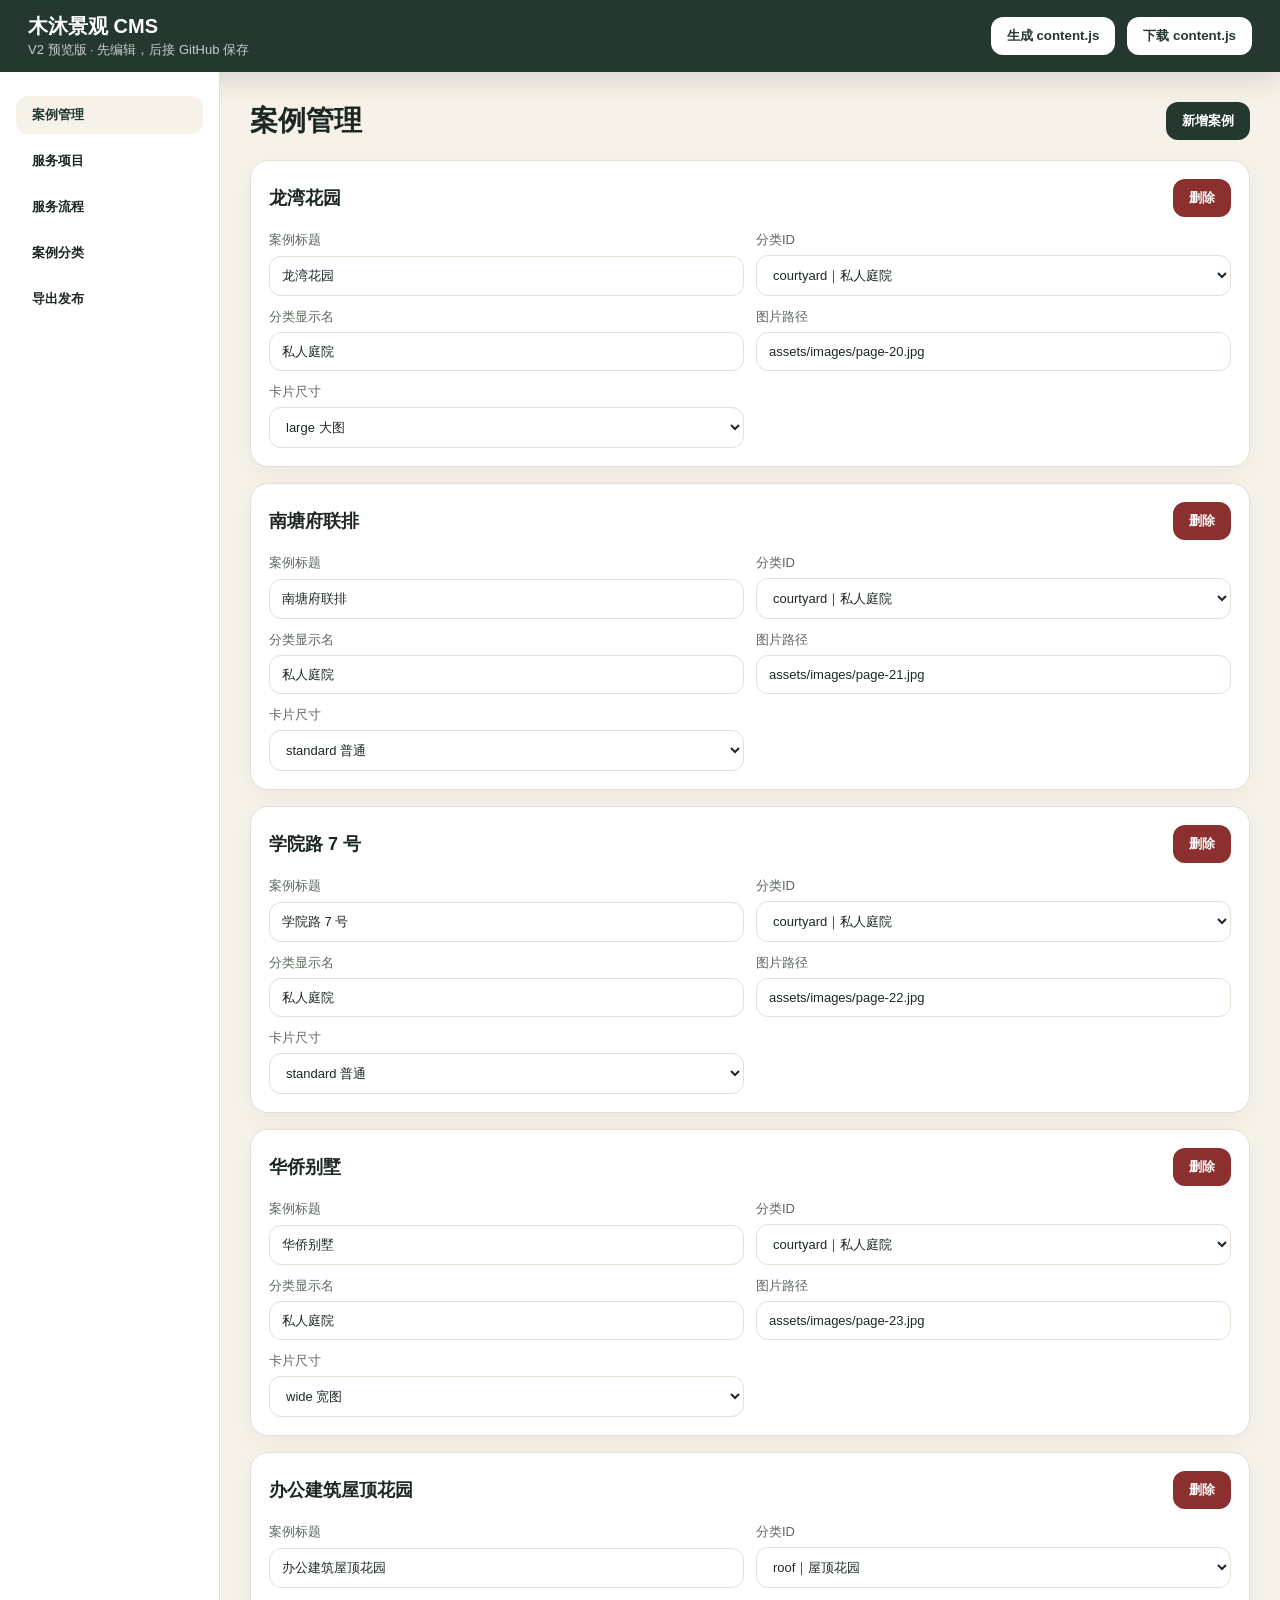
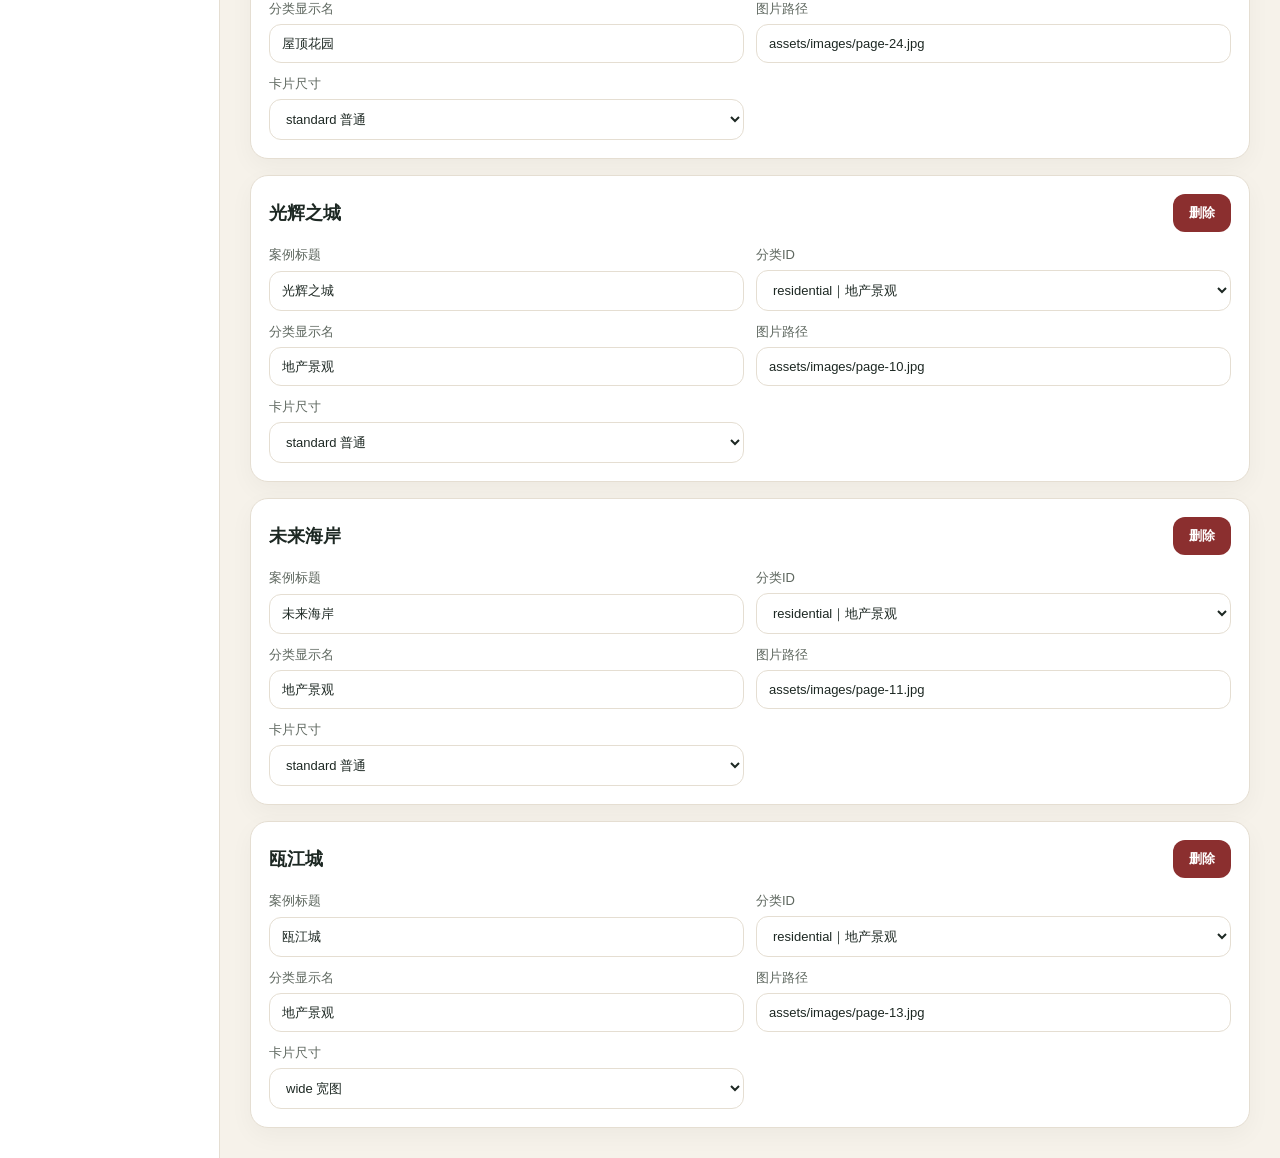
<file: admin/editor.html>
<!doctype html>
<html lang="zh-CN">
<head>
  <meta charset="utf-8" />
  <meta name="viewport" content="width=device-width, initial-scale=1" />
  <title>木沐景观 CMS V2 预览版</title>
  <link rel="stylesheet" href="editor.css" />
</head>
<body>
  <header class="topbar">
    <div>
      <strong>木沐景观 CMS</strong>
      <span>V2 预览版 · 先编辑，后接 GitHub 保存</span>
    </div>
    <div class="actions">
      <button id="btn-generate">生成 content.js</button>
      <button id="btn-download">下载 content.js</button>
    </div>
  </header>

  <main class="layout">
    <aside class="sidebar">
      <button class="tab active" data-tab="projects">案例管理</button>
      <button class="tab" data-tab="services">服务项目</button>
      <button class="tab" data-tab="process">服务流程</button>
      <button class="tab" data-tab="categories">案例分类</button>
      <button class="tab" data-tab="export">导出发布</button>
    </aside>

    <section class="panel active" id="projects">
      <div class="panel-head"><h1>案例管理</h1><button data-add="projects">新增案例</button></div>
      <div id="projects-list" class="cards"></div>
    </section>

    <section class="panel" id="services">
      <div class="panel-head"><h1>服务项目</h1><button data-add="services">新增服务</button></div>
      <div id="services-list" class="cards"></div>
    </section>

    <section class="panel" id="process">
      <div class="panel-head"><h1>服务流程</h1><button data-add="process">新增流程</button></div>
      <div id="process-list" class="cards"></div>
    </section>

    <section class="panel" id="categories">
      <div class="panel-head"><h1>案例分类</h1><button data-add="categories">新增分类</button></div>
      <div id="categories-list" class="cards"></div>
    </section>

    <section class="panel" id="export">
      <div class="panel-head"><h1>导出发布</h1></div>
      <p class="hint">当前版本不直接写入 GitHub。点击“生成 content.js”，复制下面内容，覆盖仓库根目录的 <code>content.js</code>，再 Commit changes。</p>
      <textarea id="output" spellcheck="false"></textarea>
    </section>
  </main>

  <script src="../content.js"></script>
  <script src="editor.js"></script>
</body>
</html>
</file>
<file: admin/editor.css>
:root{--green:#25382f;--gold:#b99a63;--paper:#f6f2ea;--line:#e5ded2;--text:#1d2823}*{box-sizing:border-box}body{margin:0;background:var(--paper);color:var(--text);font-family:-apple-system,BlinkMacSystemFont,"Segoe UI","Microsoft YaHei",sans-serif}.topbar{height:72px;background:var(--green);color:#fff;display:flex;align-items:center;justify-content:space-between;padding:0 28px;box-shadow:0 8px 30px rgba(0,0,0,.12)}.topbar strong{display:block;font-size:20px}.topbar span{opacity:.75;font-size:13px}.actions{display:flex;gap:12px}button{border:0;border-radius:12px;background:var(--green);color:#fff;padding:10px 16px;cursor:pointer;font-weight:600}.topbar button{background:#fff;color:var(--green)}.layout{display:grid;grid-template-columns:220px 1fr;min-height:calc(100vh - 72px)}.sidebar{padding:24px 16px;background:#fff;border-right:1px solid var(--line)}.tab{width:100%;text-align:left;background:transparent;color:var(--text);border-radius:12px;margin-bottom:8px}.tab.active,.tab:hover{background:var(--paper);color:var(--green)}.panel{display:none;padding:30px}.panel.active{display:block}.panel-head{display:flex;align-items:center;justify-content:space-between;margin-bottom:20px}.panel h1{margin:0;font-size:28px}.cards{display:grid;gap:16px}.card{background:#fff;border:1px solid var(--line);border-radius:18px;padding:18px;box-shadow:0 8px 24px rgba(0,0,0,.04)}.card-title{display:flex;justify-content:space-between;align-items:center;margin-bottom:14px}.card-title strong{font-size:18px}.danger{background:#8b2f2f}.grid{display:grid;grid-template-columns:repeat(2,minmax(0,1fr));gap:12px}.grid.full{grid-template-columns:1fr}label{display:grid;gap:6px;font-size:13px;color:#5e675f}input,select,textarea{width:100%;border:1px solid var(--line);border-radius:12px;padding:11px 12px;font:inherit;background:#fff;color:var(--text)}textarea{min-height:120px}.hint{max-width:780px;line-height:1.8;color:#5e675f}#output{width:100%;min-height:560px;font-family:Consolas,"Courier New",monospace;font-size:13px;line-height:1.5}@media(max-width:860px){.layout{grid-template-columns:1fr}.sidebar{display:flex;overflow:auto}.tab{white-space:nowrap}.grid{grid-template-columns:1fr}.topbar{height:auto;gap:16px;align-items:flex-start;flex-direction:column;padding:18px}}
</file>
